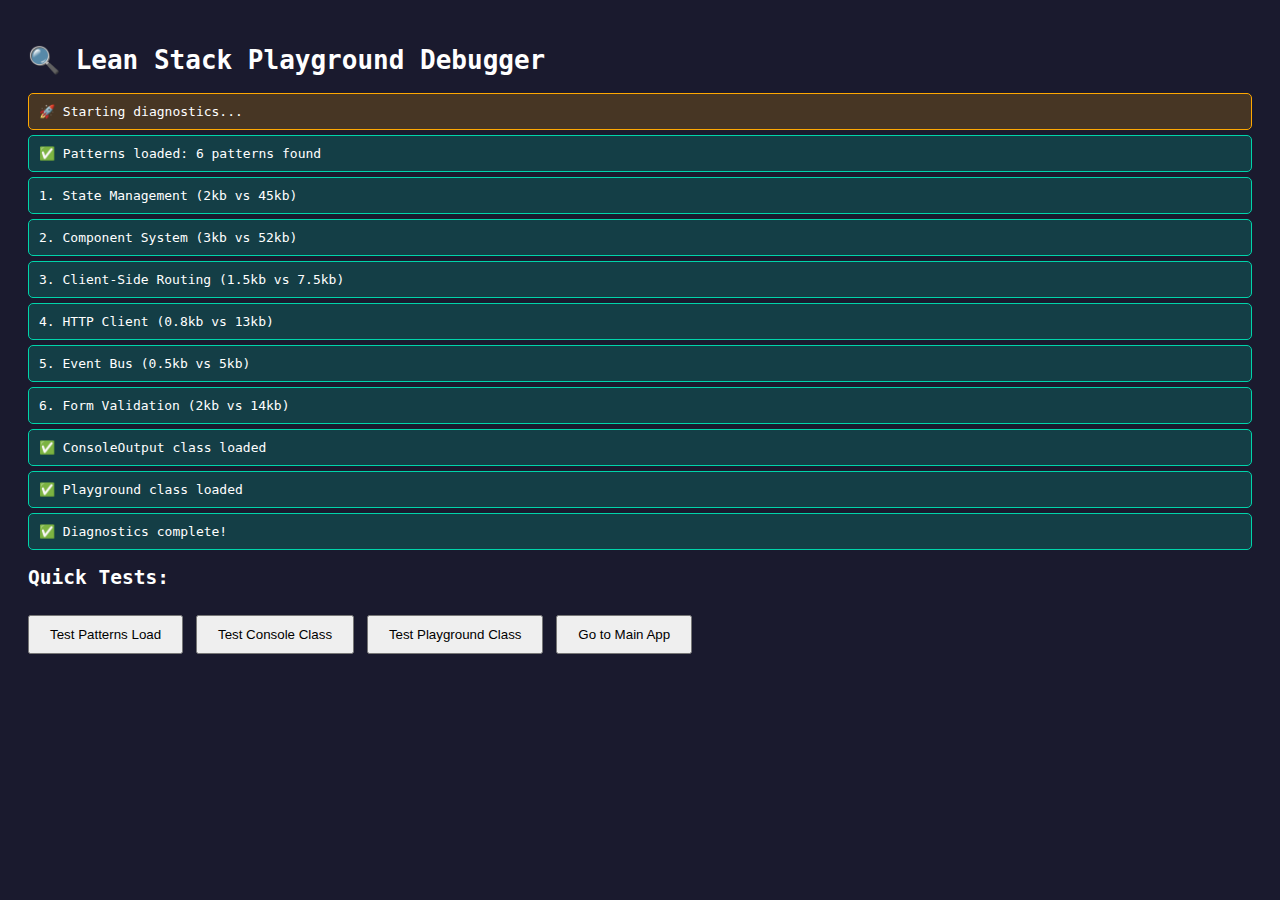
<file: debug.html>
<!DOCTYPE html>
<html lang="en">
<head>
  <meta charset="UTF-8">
  <meta name="viewport" content="width=device-width, initial-scale=1.0">
  <title>Debug - Lean Stack Playground</title>
  <style>
    body {
      font-family: monospace;
      padding: 20px;
      background: #1a1a2e;
      color: #fff;
    }
    .status { padding: 10px; margin: 5px 0; border-radius: 5px; }
    .success { background: #00d4aa33; border: 1px solid #00d4aa; }
    .error { background: #ff475733; border: 1px solid #ff4757; }
    .warning { background: #ffa80133; border: 1px solid #ffa801; }
    button { padding: 10px 20px; margin: 10px 5px 10px 0; cursor: pointer; }
  </style>
</head>
<body>
  <h1>🔍 Lean Stack Playground Debugger</h1>
  <div id="status"></div>

  <h2>Quick Tests:</h2>
  <button onclick="testPatterns()">Test Patterns Load</button>
  <button onclick="testConsole()">Test Console Class</button>
  <button onclick="testPlayground()">Test Playground Class</button>
  <button onclick="window.location.href='index.html'">Go to Main App</button>

  <script src="js/patterns/patterns.js"></script>
  <script src="js/console.js"></script>
  <script src="js/playground.js"></script>

  <script>
    const statusDiv = document.getElementById('status');

    function log(message, type = 'success') {
      const div = document.createElement('div');
      div.className = `status ${type}`;
      div.textContent = message;
      statusDiv.appendChild(div);
      console.log(message);
    }

    // Auto-run on load
    window.addEventListener('DOMContentLoaded', () => {
      log('🚀 Starting diagnostics...', 'warning');

      // Test 1: Check if patterns loaded
      if (typeof patterns !== 'undefined') {
        log(`✅ Patterns loaded: ${patterns.length} patterns found`);
        patterns.forEach((p, i) => {
          log(`  ${i+1}. ${p.title} (${p.vanillaSize} vs ${p.librarySize})`);
        });
      } else {
        log('❌ Patterns failed to load!', 'error');
      }

      // Test 2: Check ConsoleOutput class
      if (typeof ConsoleOutput !== 'undefined') {
        log('✅ ConsoleOutput class loaded');
      } else {
        log('❌ ConsoleOutput class missing!', 'error');
      }

      // Test 3: Check Playground class
      if (typeof Playground !== 'undefined') {
        log('✅ Playground class loaded');
      } else {
        log('❌ Playground class missing!', 'error');
      }

      log('✅ Diagnostics complete!', 'success');
    });

    function testPatterns() {
      log('\n📦 Testing pattern structure...', 'warning');
      if (patterns && patterns.length > 0) {
        const pattern = patterns[0];
        log(`Pattern ID: ${pattern.id}`);
        log(`Pattern Title: ${pattern.title}`);
        log(`Has vanilla code: ${!!pattern.vanilla?.code}`);
        log(`Has library code: ${!!pattern.library?.code}`);
        log(`Vanilla code length: ${pattern.vanilla?.code?.length || 0} chars`);
        log(`Library code length: ${pattern.library?.code?.length || 0} chars`);
      }
    }

    function testConsole() {
      log('\n📟 Testing ConsoleOutput class...', 'warning');
      const testDiv = document.createElement('div');
      testDiv.id = 'test-console';
      document.body.appendChild(testDiv);

      try {
        const consoleOutput = new ConsoleOutput(testDiv);
        log('✅ ConsoleOutput instantiated');

        consoleOutput.log('Test message', 'log', 'vanilla');
        log('✅ Log method works');

        consoleOutput.error('Test error', 'library');
        log('✅ Error method works');

        consoleOutput.performance(10, 50);
        log('✅ Performance method works');

        testDiv.remove();
      } catch (e) {
        log(`❌ ConsoleOutput error: ${e.message}`, 'error');
        console.error(e);
      }
    }

    function testPlayground() {
      log('\n🎮 Testing Playground class...', 'warning');
      const testDiv = document.createElement('div');
      testDiv.id = 'test-console2';
      document.body.appendChild(testDiv);

      try {
        const consoleOutput = new ConsoleOutput(testDiv);
        const playground = new Playground(consoleOutput);
        log('✅ Playground instantiated');

        // Test simple code execution
        playground.executeCode('console.log("Hello from test!");', 'vanilla')
          .then(() => {
            log('✅ Code execution works');
            setTimeout(() => testDiv.remove(), 2000);
          })
          .catch(e => {
            log(`❌ Execution error: ${e.message}`, 'error');
            console.error(e);
          });
      } catch (e) {
        log(`❌ Playground error: ${e.message}`, 'error');
        console.error(e);
      }
    }
  </script>
</body>
</html>
</file>
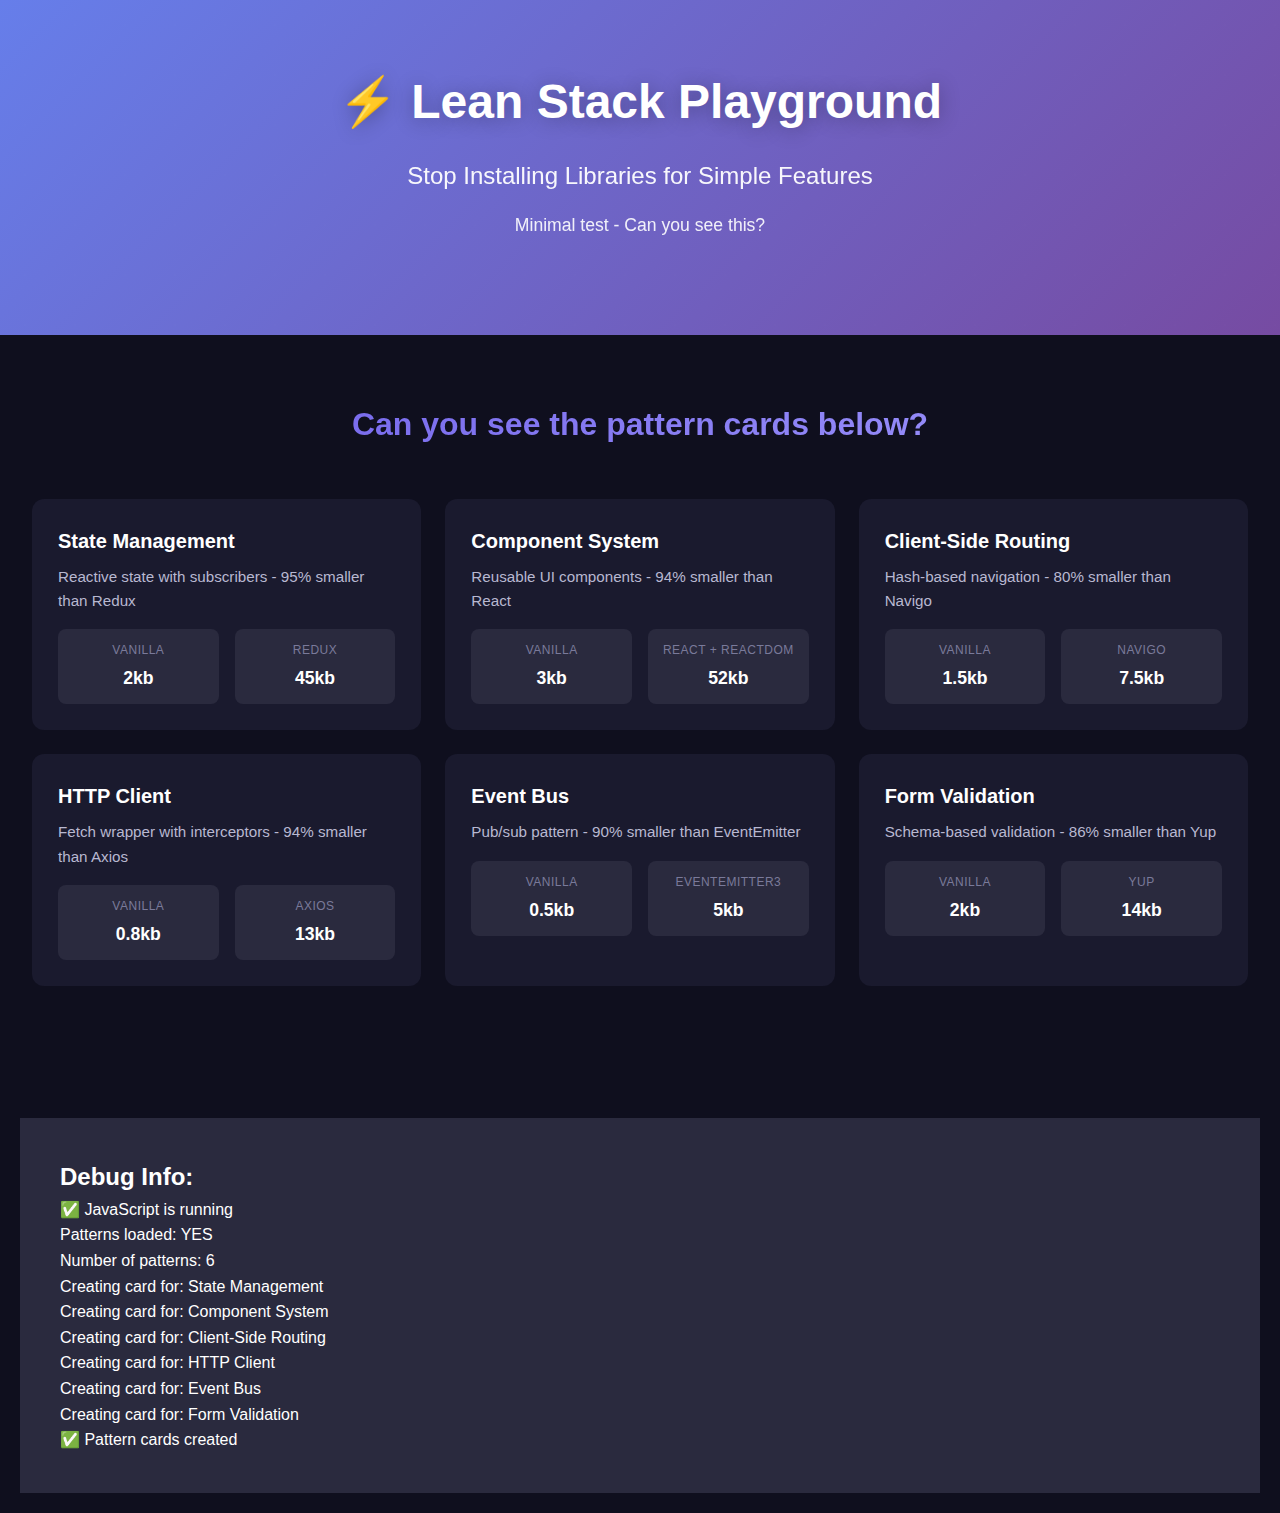
<file: test-minimal.html>
<!DOCTYPE html>
<html lang="en">
<head>
  <meta charset="UTF-8">
  <meta name="viewport" content="width=device-width, initial-scale=1.0">
  <title>Minimal Test - Lean Stack</title>
  <link rel="stylesheet" href="css/styles.css">
</head>
<body>
  <!-- Hero Section -->
  <section class="hero">
    <div class="hero-content">
      <h1>⚡ Lean Stack Playground</h1>
      <p class="hero-tagline">Stop Installing Libraries for Simple Features</p>
      <p class="hero-subtitle">Minimal test - Can you see this?</p>
    </div>
  </section>

  <!-- Pattern Selection -->
  <section class="section">
    <div class="container">
      <h2 class="section-title">Can you see the pattern cards below?</h2>
      <div id="patterns-grid" class="patterns-grid">
        <!-- Will be filled by JavaScript -->
      </div>
    </div>
  </section>

  <div style="padding: 40px; background: #2a2a3e; margin: 20px; color: white;">
    <h2>Debug Info:</h2>
    <div id="debug"></div>
  </div>

  <!-- Scripts -->
  <script src="js/patterns/patterns.js"></script>

  <script>
    const debugDiv = document.getElementById('debug');

    function log(msg) {
      console.log(msg);
      debugDiv.innerHTML += msg + '<br>';
    }

    log('✅ JavaScript is running');
    log('Patterns loaded: ' + (typeof patterns !== 'undefined' ? 'YES' : 'NO'));

    if (typeof patterns !== 'undefined') {
      log('Number of patterns: ' + patterns.length);

      const grid = document.getElementById('patterns-grid');

      patterns.forEach(pattern => {
        log('Creating card for: ' + pattern.title);

        const card = document.createElement('div');
        card.className = 'pattern-card';
        card.innerHTML = `
          <h3>${pattern.title}</h3>
          <p>${pattern.description}</p>
          <div class="pattern-stats">
            <div class="stat">
              <span class="stat-label">Vanilla</span>
              <span class="stat-value">${pattern.vanillaSize}</span>
            </div>
            <div class="stat">
              <span class="stat-label">${pattern.libraryName}</span>
              <span class="stat-value">${pattern.librarySize}</span>
            </div>
          </div>
        `;

        card.addEventListener('click', () => {
          log('Clicked: ' + pattern.title);
          alert('Clicked: ' + pattern.title);
        });

        grid.appendChild(card);
      });

      log('✅ Pattern cards created');
    } else {
      log('❌ Patterns not loaded!');
    }
  </script>
</body>
</html>
</file>
<file: css/styles.css>
/* Reset and base styles */
* {
  margin: 0;
  padding: 0;
  box-sizing: border-box;
}

:root {
  --primary-purple: #6c5ce7;
  --primary-purple-dark: #5849c7;
  --secondary-purple: #a29bfe;
  --dark-bg: #0f0f1e;
  --dark-bg-secondary: #1a1a2e;
  --dark-bg-tertiary: #2a2a3e;
  --text-primary: #ffffff;
  --text-secondary: #b8b8d1;
  --text-muted: #7a7a9a;
  --success: #00d4aa;
  --warning: #ffa801;
  --error: #ff4757;
  --vanilla-color: #00d4aa;
  --library-color: #ffa801;
  --border-radius: 12px;
  --border-radius-sm: 8px;
  --transition: all 0.3s cubic-bezier(0.4, 0, 0.2, 1);
}

body {
  font-family: -apple-system, BlinkMacSystemFont, 'Segoe UI', Roboto, 'Helvetica Neue', Arial, sans-serif;
  background: var(--dark-bg);
  color: var(--text-primary);
  line-height: 1.6;
  overflow-x: hidden;
}

/* Hero section with purple gradient */
.hero {
  background: linear-gradient(135deg, #667eea 0%, #764ba2 100%);
  padding: 4rem 2rem;
  text-align: center;
  position: relative;
  overflow: hidden;
}

.hero::before {
  content: '';
  position: absolute;
  top: 0;
  left: 0;
  right: 0;
  bottom: 0;
  background: url('data:image/svg+xml,<svg width="100" height="100" xmlns="http://www.w3.org/2000/svg"><rect width="100" height="100" fill="none"/><circle cx="50" cy="50" r="1" fill="white" opacity="0.1"/></svg>');
  background-size: 50px 50px;
  opacity: 0.3;
}

.hero-content {
  max-width: 800px;
  margin: 0 auto;
  position: relative;
  z-index: 1;
}

.hero h1 {
  font-size: 3rem;
  font-weight: 800;
  margin-bottom: 1rem;
  text-shadow: 0 2px 20px rgba(0, 0, 0, 0.3);
}

.hero-tagline {
  font-size: 1.5rem;
  margin-bottom: 1rem;
  opacity: 0.95;
  font-weight: 500;
}

.hero-subtitle {
  font-size: 1.1rem;
  opacity: 0.9;
  margin-bottom: 2rem;
  max-width: 600px;
  margin-left: auto;
  margin-right: auto;
}

.hero-stats {
  display: flex;
  justify-content: center;
  gap: 3rem;
  flex-wrap: wrap;
  margin-top: 2rem;
}

.hero-stat {
  text-align: center;
}

.hero-stat-value {
  display: block;
  font-size: 2.5rem;
  font-weight: 800;
  color: var(--success);
}

.hero-stat-label {
  display: block;
  font-size: 0.9rem;
  opacity: 0.9;
  margin-top: 0.5rem;
}

/* Container */
.container {
  max-width: 1400px;
  margin: 0 auto;
  padding: 0 2rem;
}

/* Section */
.section {
  padding: 4rem 0;
}

.section-title {
  font-size: 2rem;
  font-weight: 700;
  text-align: center;
  margin-bottom: 3rem;
  background: linear-gradient(135deg, var(--primary-purple), var(--secondary-purple));
  -webkit-background-clip: text;
  -webkit-text-fill-color: transparent;
  background-clip: text;
}

/* Pattern grid */
.patterns-grid {
  display: grid;
  grid-template-columns: repeat(auto-fit, minmax(300px, 1fr));
  gap: 1.5rem;
  margin-bottom: 3rem;
}

.pattern-card {
  background: var(--dark-bg-secondary);
  border: 2px solid transparent;
  border-radius: var(--border-radius);
  padding: 1.5rem;
  cursor: pointer;
  transition: var(--transition);
  position: relative;
  overflow: hidden;
}

.pattern-card::before {
  content: '';
  position: absolute;
  top: 0;
  left: 0;
  right: 0;
  height: 4px;
  background: linear-gradient(90deg, var(--primary-purple), var(--secondary-purple));
  transform: scaleX(0);
  transition: var(--transition);
}

.pattern-card:hover {
  transform: translateY(-4px);
  border-color: var(--primary-purple);
  box-shadow: 0 8px 30px rgba(108, 92, 231, 0.3);
}

.pattern-card:hover::before {
  transform: scaleX(1);
}

.pattern-card.active {
  border-color: var(--primary-purple);
  background: linear-gradient(135deg, rgba(108, 92, 231, 0.1), rgba(162, 155, 254, 0.05));
}

.pattern-card.active::before {
  transform: scaleX(1);
}

.pattern-card h3 {
  font-size: 1.25rem;
  margin-bottom: 0.5rem;
  color: var(--text-primary);
}

.pattern-card p {
  color: var(--text-secondary);
  font-size: 0.95rem;
  margin-bottom: 1rem;
}

.pattern-stats {
  display: flex;
  gap: 1rem;
  margin-top: 1rem;
}

.stat {
  flex: 1;
  background: var(--dark-bg-tertiary);
  padding: 0.75rem;
  border-radius: var(--border-radius-sm);
  text-align: center;
}

.stat-label {
  display: block;
  font-size: 0.75rem;
  color: var(--text-muted);
  margin-bottom: 0.25rem;
  text-transform: uppercase;
  letter-spacing: 0.5px;
}

.stat-value {
  display: block;
  font-size: 1.1rem;
  font-weight: 700;
  color: var(--text-primary);
}

/* Playground section */
.playground-header {
  background: var(--dark-bg-secondary);
  padding: 1.5rem;
  border-radius: var(--border-radius);
  margin-bottom: 1.5rem;
  display: flex;
  justify-content: space-between;
  align-items: center;
  flex-wrap: wrap;
  gap: 1rem;
}

.pattern-info h2 {
  font-size: 1.5rem;
  margin-bottom: 0.5rem;
}

.pattern-info p {
  color: var(--text-secondary);
  font-size: 0.95rem;
}

.playground-controls {
  display: flex;
  gap: 1rem;
  flex-wrap: wrap;
}

/* Buttons */
.btn {
  padding: 0.75rem 1.5rem;
  border: none;
  border-radius: var(--border-radius-sm);
  font-size: 0.95rem;
  font-weight: 600;
  cursor: pointer;
  transition: var(--transition);
  display: inline-flex;
  align-items: center;
  gap: 0.5rem;
  text-decoration: none;
  color: var(--text-primary);
}

.btn-primary {
  background: linear-gradient(135deg, var(--primary-purple), var(--primary-purple-dark));
  color: white;
  box-shadow: 0 4px 15px rgba(108, 92, 231, 0.4);
}

.btn-primary:hover:not(:disabled) {
  transform: translateY(-2px);
  box-shadow: 0 6px 20px rgba(108, 92, 231, 0.5);
}

.btn-primary:disabled {
  opacity: 0.6;
  cursor: not-allowed;
}

.btn-secondary {
  background: var(--dark-bg-tertiary);
  color: var(--text-primary);
}

.btn-secondary:hover {
  background: var(--dark-bg-secondary);
  transform: translateY(-2px);
}

.btn-icon {
  padding: 0.75rem;
  min-width: auto;
}

/* Editors */
.editors-container {
  display: grid;
  grid-template-columns: 1fr 1fr;
  gap: 1.5rem;
  margin-bottom: 1.5rem;
}

.editor-wrapper {
  background: var(--dark-bg-secondary);
  border-radius: var(--border-radius);
  overflow: hidden;
  border: 2px solid var(--dark-bg-tertiary);
  transition: var(--transition);
}

.editor-wrapper:hover {
  border-color: var(--primary-purple);
}

.editor-header {
  background: var(--dark-bg-tertiary);
  padding: 1rem;
  display: flex;
  justify-content: space-between;
  align-items: center;
}

.editor-name {
  font-weight: 600;
  font-size: 0.95rem;
}

.editor-size {
  background: var(--dark-bg);
  padding: 0.25rem 0.75rem;
  border-radius: 20px;
  font-size: 0.85rem;
  font-weight: 600;
  color: var(--success);
}

.editor-container {
  height: 500px;
  position: relative;
}

/* Console */
.console-container {
  background: var(--dark-bg-secondary);
  border-radius: var(--border-radius);
  overflow: hidden;
  border: 2px solid var(--dark-bg-tertiary);
}

.console-header {
  background: var(--dark-bg-tertiary);
  padding: 1rem;
  display: flex;
  justify-content: space-between;
  align-items: center;
}

.console-header h3 {
  font-size: 0.95rem;
  font-weight: 600;
}

#console-output {
  height: 400px;
  overflow-y: auto;
  padding: 1rem;
  font-family: 'Monaco', 'Menlo', 'Ubuntu Mono', monospace;
  font-size: 0.9rem;
  background: var(--dark-bg);
}

.console-empty {
  height: 100%;
  display: flex;
  flex-direction: column;
  align-items: center;
  justify-content: center;
  color: var(--text-muted);
  text-align: center;
  padding: 2rem;
}

.console-empty-icon {
  font-size: 3rem;
  margin-bottom: 1rem;
  opacity: 0.5;
}

.console-message {
  padding: 0.5rem;
  margin-bottom: 0.5rem;
  border-radius: var(--border-radius-sm);
  display: flex;
  gap: 0.75rem;
  align-items: flex-start;
  animation: fadeIn 0.3s ease;
}

@keyframes fadeIn {
  from {
    opacity: 0;
    transform: translateY(-5px);
  }
  to {
    opacity: 1;
    transform: translateY(0);
  }
}

.console-icon {
  flex-shrink: 0;
  font-size: 1.1rem;
}

.console-side-badge {
  flex-shrink: 0;
  padding: 0.15rem 0.5rem;
  border-radius: 4px;
  font-size: 0.7rem;
  font-weight: 700;
  text-transform: uppercase;
  letter-spacing: 0.5px;
}

.side-vanilla .console-side-badge {
  background: rgba(0, 212, 170, 0.2);
  color: var(--vanilla-color);
}

.side-library .console-side-badge {
  background: rgba(255, 168, 1, 0.2);
  color: var(--library-color);
}

.console-text {
  flex: 1;
  margin: 0;
  white-space: pre-wrap;
  word-break: break-word;
  font-family: inherit;
}

.console-log {
  background: rgba(255, 255, 255, 0.05);
}

.console-error {
  background: rgba(255, 71, 87, 0.1);
  border-left: 3px solid var(--error);
}

.console-warn {
  background: rgba(255, 168, 1, 0.1);
  border-left: 3px solid var(--warning);
}

.console-info {
  background: rgba(108, 92, 231, 0.1);
  border-left: 3px solid var(--primary-purple);
}

/* Performance message */
.performance-message {
  background: linear-gradient(135deg, rgba(108, 92, 231, 0.1), rgba(162, 155, 254, 0.1));
  border: 2px solid var(--primary-purple);
  border-radius: var(--border-radius);
  padding: 1rem;
  margin: 1rem 0;
  animation: fadeIn 0.5s ease;
}

.performance-header {
  display: flex;
  align-items: center;
  gap: 0.5rem;
  margin-bottom: 1rem;
}

.performance-icon {
  font-size: 1.5rem;
}

.performance-title {
  font-weight: 700;
  font-size: 1.1rem;
}

.performance-details {
  display: flex;
  flex-direction: column;
  gap: 0.75rem;
}

.performance-row {
  display: flex;
  justify-content: space-between;
  align-items: center;
  padding: 0.5rem;
  background: var(--dark-bg-tertiary);
  border-radius: var(--border-radius-sm);
}

.performance-row.highlight {
  background: linear-gradient(135deg, rgba(0, 212, 170, 0.2), rgba(0, 212, 170, 0.1));
  border: 1px solid var(--success);
  font-weight: 700;
}

.performance-row .label {
  color: var(--text-secondary);
  font-size: 0.9rem;
}

.performance-row .value {
  font-weight: 600;
  font-size: 1rem;
}

.performance-row .value.faster {
  color: var(--success);
}

/* Scrollbar styling */
#console-output::-webkit-scrollbar {
  width: 8px;
}

#console-output::-webkit-scrollbar-track {
  background: var(--dark-bg);
}

#console-output::-webkit-scrollbar-thumb {
  background: var(--dark-bg-tertiary);
  border-radius: 4px;
}

#console-output::-webkit-scrollbar-thumb:hover {
  background: var(--primary-purple);
}

/* Toast notification */
.toast {
  position: fixed;
  bottom: 2rem;
  right: 2rem;
  background: var(--dark-bg-secondary);
  color: var(--text-primary);
  padding: 1rem 1.5rem;
  border-radius: var(--border-radius-sm);
  box-shadow: 0 8px 30px rgba(0, 0, 0, 0.5);
  transform: translateY(100px);
  opacity: 0;
  transition: var(--transition);
  z-index: 1000;
  border: 2px solid var(--success);
}

.toast.show {
  transform: translateY(0);
  opacity: 1;
}

/* About section */
.about-section {
  background: var(--dark-bg-secondary);
  padding: 4rem 2rem;
  text-align: center;
}

.about-content {
  max-width: 800px;
  margin: 0 auto;
}

.about-section h2 {
  font-size: 2rem;
  margin-bottom: 1.5rem;
}

.about-section p {
  color: var(--text-secondary);
  margin-bottom: 1rem;
  font-size: 1.1rem;
  line-height: 1.8;
}

.features-grid {
  display: grid;
  grid-template-columns: repeat(auto-fit, minmax(250px, 1fr));
  gap: 2rem;
  margin-top: 3rem;
}

.feature {
  text-align: center;
}

.feature-icon {
  font-size: 3rem;
  margin-bottom: 1rem;
}

.feature h3 {
  font-size: 1.25rem;
  margin-bottom: 0.5rem;
}

.feature p {
  color: var(--text-muted);
  font-size: 0.95rem;
}

/* Footer */
.footer {
  background: var(--dark-bg);
  padding: 2rem;
  text-align: center;
  border-top: 1px solid var(--dark-bg-tertiary);
}

.footer p {
  color: var(--text-muted);
  font-size: 0.9rem;
}

.footer a {
  color: var(--primary-purple);
  text-decoration: none;
  transition: var(--transition);
}

.footer a:hover {
  color: var(--secondary-purple);
}

/* Responsive design */
@media (max-width: 968px) {
  .hero h1 {
    font-size: 2rem;
  }

  .hero-tagline {
    font-size: 1.25rem;
  }

  .hero-subtitle {
    font-size: 1rem;
  }

  .editors-container {
    grid-template-columns: 1fr;
  }

  .editor-container {
    height: 400px;
  }

  #console-output {
    height: 300px;
  }

  .playground-header {
    flex-direction: column;
    align-items: flex-start;
  }

  .hero-stats {
    gap: 1.5rem;
  }

  .patterns-grid {
    grid-template-columns: 1fr;
  }
}

@media (max-width: 640px) {
  .hero {
    padding: 3rem 1.5rem;
  }

  .section {
    padding: 2rem 0;
  }

  .container {
    padding: 0 1rem;
  }

  .playground-controls {
    width: 100%;
  }

  .playground-controls .btn {
    flex: 1;
    justify-content: center;
  }

  .hero-stats {
    flex-direction: column;
    gap: 1rem;
  }

  .toast {
    right: 1rem;
    left: 1rem;
    bottom: 1rem;
  }
}

/* Loading state */
.loading {
  display: inline-block;
  width: 1rem;
  height: 1rem;
  border: 2px solid rgba(255, 255, 255, 0.3);
  border-top-color: white;
  border-radius: 50%;
  animation: spin 0.6s linear infinite;
}

@keyframes spin {
  to {
    transform: rotate(360deg);
  }
}

/* Utility classes */
.text-center {
  text-align: center;
}

.mt-2 {
  margin-top: 2rem;
}

.mb-2 {
  margin-bottom: 2rem;
}

.hidden {
  display: none;
}
</file>
